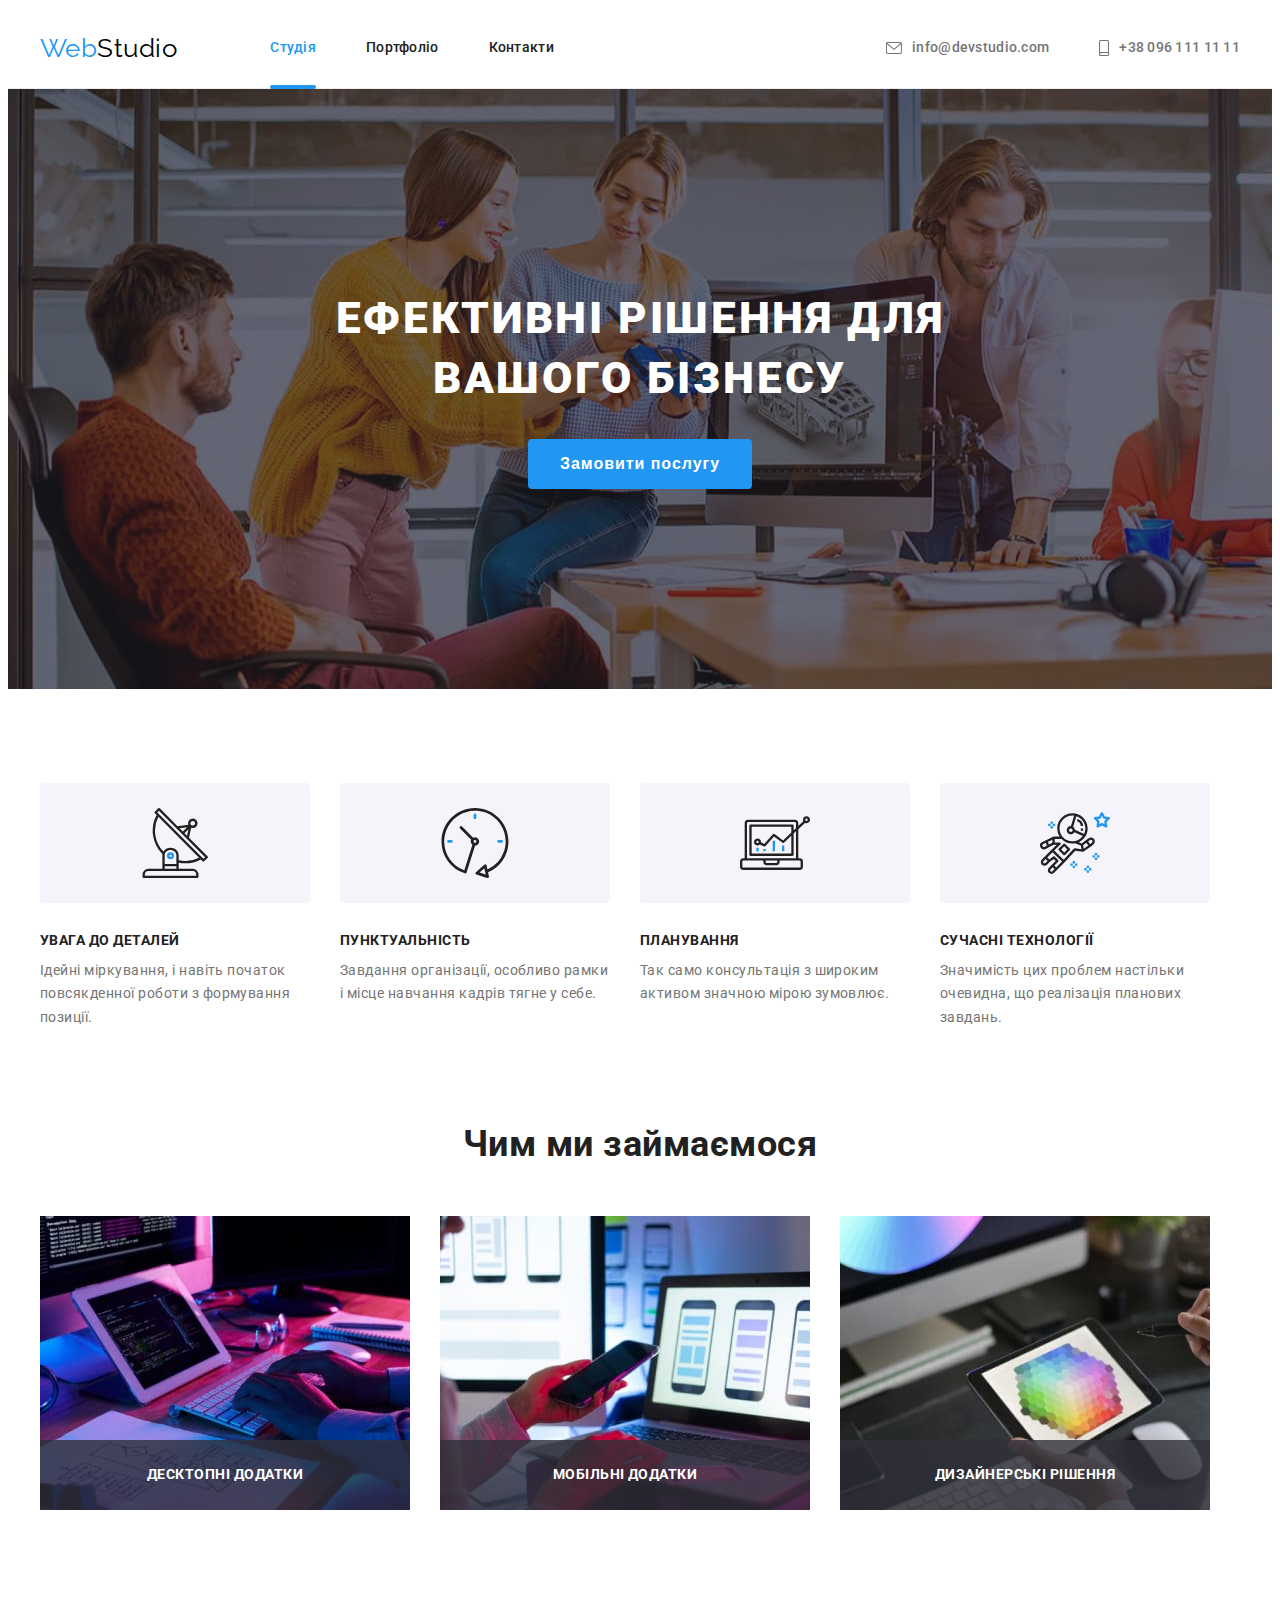
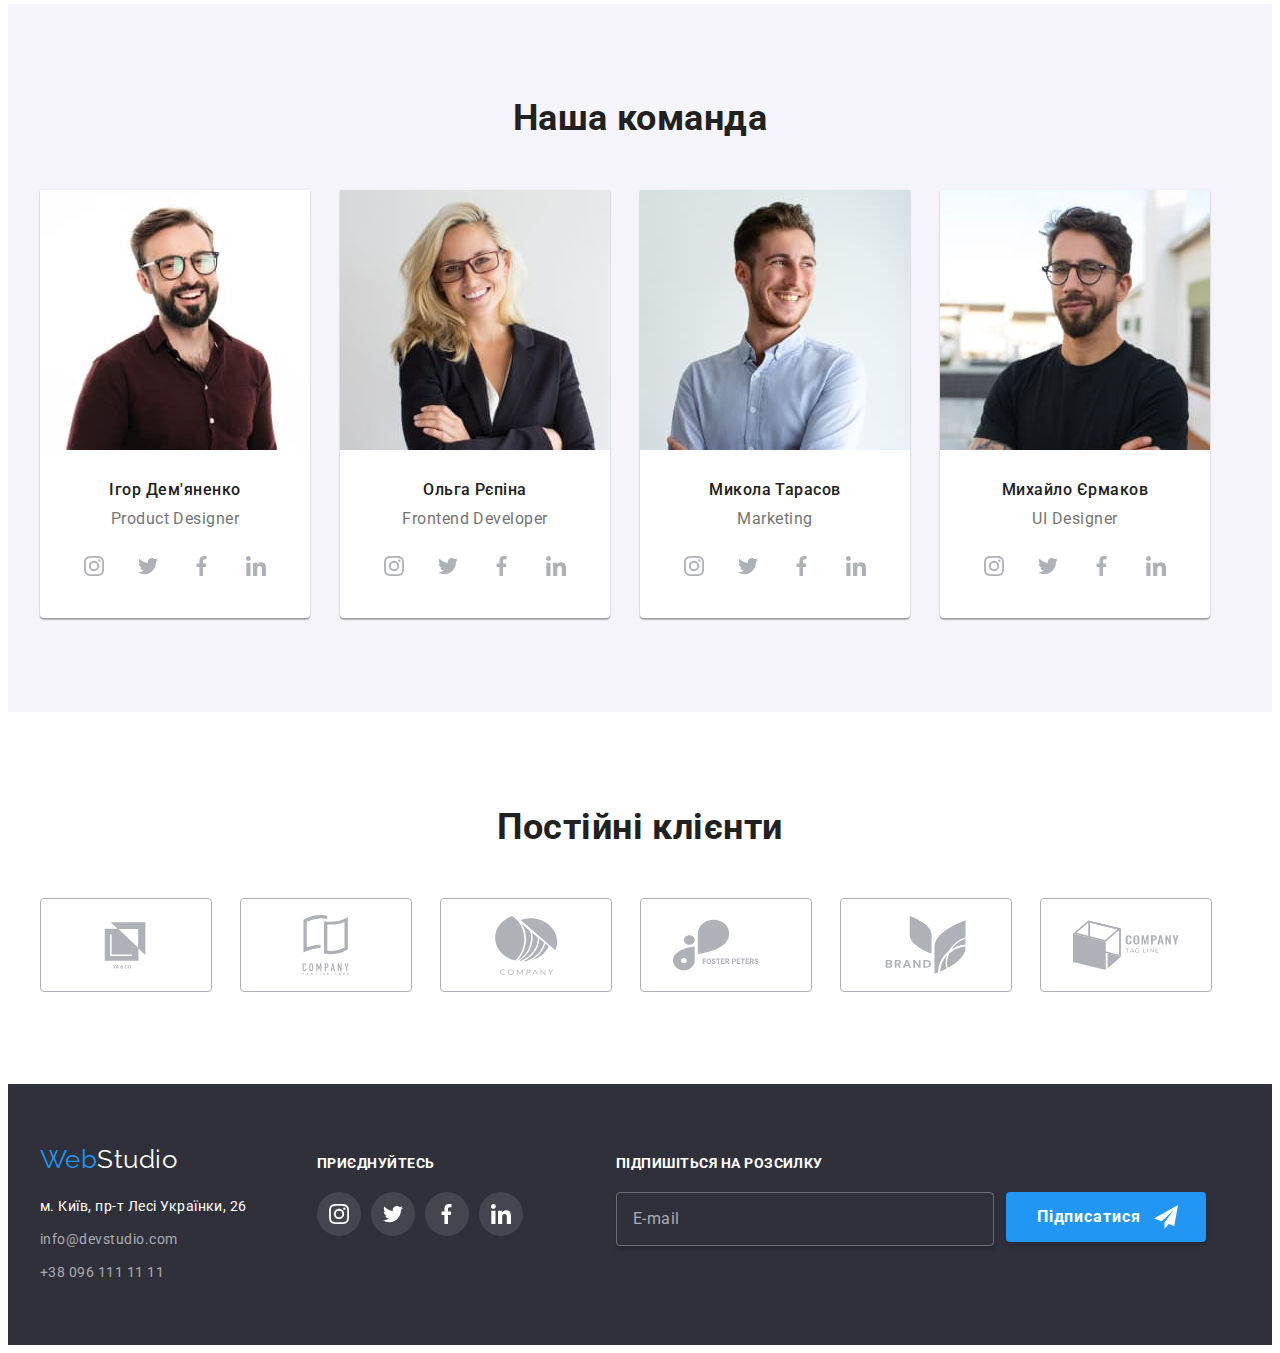
<file: index.html>
<!DOCTYPE html>
<html lang="uk">

<head>
    <meta charset="UTF-8">
    <meta http-equiv="X-UA-Compatible" content="IE=edge">
    <meta name="viewport" content="width=device-width, initial-scale=1.0">
    <title>Студія</title>
    <link
        href="https://fonts.googleapis.com/css2?family=Raleway:wght@700&family=Roboto:wght@400;500;700;900&display=swap"
        rel="stylesheet">
    <link rel="stylesheet" href="https://cdnjs.cloudflare.com/ajax/libs/modern-normalize/1.1.0/modern-normalize.min.css"
        integrity="sha512-wpPYUAdjBVSE4KJnH1VR1HeZfpl1ub8YT/NKx4PuQ5NmX2tKuGu6U/JRp5y+Y8XG2tV+wKQpNHVUX03MfMFn9Q=="
        crossorigin="anonymous" referrerpolicy="no-referrer" />
    <link rel="stylesheet" href="./css/styles.css">
</head>

<body class="page">
    <header class="page-header">
        <div class="container container-header">
            <a href="/" class="logo">
                Web<span class="logo-black">Studio</span>
            </a>

            <nav class="nav-header">
                <ul class="site-nav">
                    <li class="item item-studio"><a href="./index.html" class="link-current">Студія</a></li>
                    <li class="item"><a href="./portfolio.html">Портфоліо</a></li>
                    <li class="item"><a href="#">Контакти</a></li>
                </ul>
            </nav>
            <ul class="contacts-list">
                <li class="item">
                    <a class="link-mail-header" href="mailto:info@devstudio.com">
                        <svg class="header-mail" width="16px" height="12px">
                            <use href="./images/icons.svg#envelope"></use>
                        </svg>info@devstudio.com
                    </a>
                </li>
                <li class="item">
                    <a href="tel:+380961111111"><svg class="header-tel" width="10px" height="16px">
                            <use href="./images/icons.svg#smartphone"></use>
                        </svg>+38 096 111 11 11</a>
                </li>
            </ul>
        </div>
    </header>

    <main>

        <section class="hero section">
            <div class="container">
                <h1 class="hero-title">Ефективні рішення для<br> вашого бізнесу</h1>
                <button class="hero-button" type="button" data-modal-open>Замовити послугу</button>
            </div>
        </section>

        <section class="features section">
            <div class="container">
                <h2 hidden>Особливості</h2>
                <ul class="features-list">
                    <li class="feature-item">
                        <div class="feature-link">
                            <svg width="70px" height="70px">
                                <use href="./images/icons.svg#antenna"></use>
                            </svg>
                        </div>
                        <h3 class="title">УВАГА ДО ДЕТАЛЕЙ</h3>
                        <p class="text">
                            Ідейні міркування, і навіть початок повсякденної роботи з формування позиції.
                        </p>
                    </li>
                    <li class="feature-item">
                        <div class="feature-link">
                            <svg width="70px" height="70px">
                                <use href="./images/icons.svg#clock"></use>
                            </svg>
                        </div>
                        <h3 class="title">ПУНКТУАЛЬНІСТЬ</h3>
                        <p class="text">
                            Завдання організації, особливо рамки і місце навчання кадрів тягне у себе.
                        </p>
                    </li>
                    <li class="feature-item">
                        <div class="feature-link">
                            <svg width="70px" height="70px">
                                <use href="./images/icons.svg#diagram"></use>
                            </svg>
                        </div>
                        <h3 class="title">ПЛАНУВАННЯ</h3>
                        <p class="text">
                            Так само консультація з широким активом значною мірою зумовлює.
                        </p>
                    </li>
                    <li class="feature-item">
                        <div class="feature-link">
                            <svg width="70px" height="70px">
                                <use href="./images/icons.svg#astronaut"></use>
                            </svg>
                        </div>
                        <h3 class="title">СУЧАСНІ ТЕХНОЛОГІЇ</h3>
                        <p class="text">
                            Значимість цих проблем настільки очевидна, що реалізація планових завдань.
                        </p>
                    </li>
                </ul>
            </div>
        </section>

        <section class="section-works section">
            <div class="container">
                <h2 class="section-title">Чим ми займаємося</h2>
                <ul class="list-works">
                    <li class="item location-works-text">
                        <img class="img-works" src="./images/scheme.jpg" alt="схема" width="370">
                        <p class="works-text">десктопні додатки</p>
                    </li>
                    <li class="item location-works-text">
                        <img class="img-works" src="./images/smartphone.jpg" alt="смартфон" width="370">
                        <p class="works-text">мобільні додатки</p>
                    </li>
                    <li class="item location-works-text">
                        <img class="img-works" src="./images/colors.jpg" alt="кольори" width="370">
                        <p class="works-text">дизайнерські рішення</p>
                    </li>
                </ul>
            </div>
        </section>

        <section class="section-staff section">
            <div class="container">
                <h2 class="section-title">Наша команда</h2>
                <ul class="staff">
                    <li class="item">
                        <img class="img-team" src="./images/demyanenko.jpg" alt="Ігор Дем'яненко" width="270">
                        <div class="staff-demyanenko">
                            <h3 class="staff-title">Ігор Дем'яненко</h3>
                            <p lang="en" class="text">
                                Product Designer
                            </p>
                            <ul class="list-icon">
                                <li>
                                    <a class="link-icon" href="#">
                                        <svg class="staff-icon" width="20px" height="20px">
                                            <use href="./images/icons.svg#instagram"></use>
                                        </svg>
                                    </a>
                                </li>
                                <li>
                                    <a class="link-icon" href="#">
                                        <svg class="staff-icon" width="20px" height="20px">
                                            <use href="./images/icons.svg#twitter"></use>
                                        </svg>
                                    </a>
                                </li>
                                <li>
                                    <a class="link-icon" href="#">
                                        <svg class="staff-icon" width="20px" height="20px">
                                            <use href="./images/icons.svg#facebook"></use>
                                        </svg>
                                    </a>
                                </li>
                                <li>
                                    <a class="link-icon" href="#">
                                        <svg class="staff-icon" width="20px" height="20px">
                                            <use href="./images/icons.svg#linkedin"></use>
                                        </svg>
                                    </a>
                                </li>
                            </ul>
                        </div>
                    </li>
                    <li class="item">
                        <img class="img-team" src="./images/repina.jpg" alt="Ольга Рєпіна" width="270">
                        <div class="staff-repina">
                            <h3 class="staff-title">Ольга Рєпіна</h3>
                            <p lang="en" class="text">
                                Frontend Developer
                            </p>
                            <ul class="list-icon">
                                <li>
                                    <a class="link-icon" href="#">
                                        <svg class="staff-icon" width="20px" height="20px">
                                            <use href="./images/icons.svg#instagram"></use>
                                        </svg>
                                    </a>
                                </li>
                                <li>
                                    <a class="link-icon" href="#">
                                        <svg class="staff-icon" width="20px" height="20px">
                                            <use href="./images/icons.svg#twitter"></use>
                                        </svg>
                                    </a>
                                </li>
                                <li>
                                    <a class="link-icon" href="#">
                                        <svg class="staff-icon" width="20px" height="20px">
                                            <use href="./images/icons.svg#facebook"></use>
                                        </svg>
                                    </a>
                                </li>
                                <li>
                                    <a class="link-icon" href="#">
                                        <svg class="staff-icon" width="20px" height="20px">
                                            <use href="./images/icons.svg#linkedin"></use>
                                        </svg>
                                    </a>
                                </li>
                            </ul>
                        </div>
                    </li>
                    <li class="item">
                        <img class="img-team" src="./images/tarasov.jpg" alt="Микола Тарасов" width="270">
                        <div class="staff-tarasov">
                            <h3 class="staff-title">Микола Тарасов</h3>
                            <p lang="en" class="text">
                                Marketing
                            </p>
                            <ul class="list-icon">
                                <li>
                                    <a class="link-icon" href="#">
                                        <svg class="staff-icon" width="20px" height="20px">
                                            <use href="./images/icons.svg#instagram"></use>
                                        </svg>
                                    </a>
                                </li>
                                <li>
                                    <a class="link-icon" href="#">
                                        <svg class="staff-icon" width="20px" height="20px">
                                            <use href="./images/icons.svg#twitter"></use>
                                        </svg>
                                    </a>
                                </li>
                                <li>
                                    <a class="link-icon" href="#">
                                        <svg class="staff-icon" width="20px" height="20px">
                                            <use href="./images/icons.svg#facebook"></use>
                                        </svg>
                                    </a>
                                </li>
                                <li>
                                    <a class="link-icon" href="#">
                                        <svg class="staff-icon" width="20px" height="20px">
                                            <use href="./images/icons.svg#linkedin"></use>
                                        </svg>
                                    </a>
                                </li>
                            </ul>
                        </div>
                    </li>
                    <li class="item">
                        <img class="img-team" src="./images/ermakov.jpg" alt="Михайло Єрмаков" width="270">
                        <div class="staff-ermakov">
                            <h3 class="staff-title">Михайло Єрмаков</h3>
                            <p lang="en" class="text">
                                UI Designer
                            </p>
                            <ul class="list-icon">
                                <li>
                                    <a class="link-icon" href="#">
                                        <svg class="staff-icon" width="20px" height="20px">
                                            <use href="./images/icons.svg#instagram"></use>
                                        </svg>
                                    </a>
                                </li>
                                <li>
                                    <a class="link-icon" href="#">
                                        <svg class="staff-icon" width="20px" height="20px">
                                            <use href="./images/icons.svg#twitter"></use>
                                        </svg>
                                    </a>
                                </li>
                                <li>
                                    <a class="link-icon" href="#">
                                        <svg class="staff-icon" width="20px" height="20px">
                                            <use href="./images/icons.svg#facebook"></use>
                                        </svg>
                                    </a>
                                </li>
                                <li>
                                    <a class="link-icon" href="#">
                                        <svg class="staff-icon" width="20px" height="20px">
                                            <use href="./images/icons.svg#linkedin"></use>
                                        </svg>
                                    </a>
                                </li>
                            </ul>
                        </div>
                    </li>
                </ul>
            </div>
        </section>

        <section class="section-clients section">
            <div class="container">
                <h2 class="clients-title">Постійні клієнти</h2>
                <ul class="list-clients">
                    <li class="item-clients">
                        <a class="clients-link" href="#">
                            <svg class="clients-icon" width="106px" height="60px">
                                <use href="./images/icons.svg#yaco"></use>
                            </svg>
                        </a>
                    </li>
                    <li class="item-clients">
                        <a class="clients-link" href="#">
                            <svg class="clients-icon" width="106px" height="60px">
                                <use href="./images/icons.svg#tag-company"></use>
                            </svg>
                        </a>
                    </li>
                    <li class="item-clients">
                        <a class="clients-link" href="#">
                            <svg class="clients-icon" width="106px" height="60px">
                                <use href="./images/icons.svg#ellipse-company"></use>
                            </svg>
                        </a>
                    </li>
                    <li class="item-clients">
                        <a class="clients-link" href="#">
                            <svg class="clients-icon" width="106px" height="60px">
                                <use href="./images/icons.svg#foster"></use>
                            </svg>
                        </a>
                    </li>
                    <li class="item-clients">
                        <a class="clients-link" href="#">
                            <svg class="clients-icon" width="106px" height="60px">
                                <use href="./images/icons.svg#brand"></use>
                            </svg>
                        </a>
                    </li>
                    <li class="item-clients">
                        <a class="clients-link" href="#">
                            <svg class="clients-icon" width="106px" height="60px">
                                <use href="./images/icons.svg#tag-line"></use>
                            </svg>
                        </a>
                    </li>
                </ul>
            </div>
        </section>

    </main>

    <footer class="section-footer">
        <div class="container footer-container">
            <div class="footer-contacts">
                <a href="" class="logo logo-footer">
                    Web<span class="logo-white">Studio</span>
                </a>
                <address class="footer-address">

                    <ul class="list-contacts">
                        <li class="footer-map">
                            <a href="https://goo.gl/maps/t1buDER9LV2HcAk2A" target="_blank" rel="noopener noreferrer"
                                class="link-map">м. Київ,
                                пр-т Лесі Українки, 26</a>
                        </li>
                        <li class="footer-mail">
                            <a href="mailto:info@devstudio.com" class="link">info@devstudio.com</a>
                        </li>
                        <li class="footer-phone">
                            <a href="tel:+380961111111" class="link">+38 096 111 11 11</a>
                        </li>
                    </ul>

                </address>
            </div>
            <div class="footer-join">
                <p class="footer-title">приєднуйтесь</p>
                <ul class="footer-list-icon">
                    <li>
                        <a class="footer-link-icon" href="#">
                            <svg class="footer-icon" width="20px" height="20px">
                                <use href="./images/icons.svg#instagram"></use>
                            </svg>
                        </a>
                    </li>
                    <li>
                        <a class="footer-link-icon" href="#">
                            <svg class="footer-icon" width="20px" height="20px">
                                <use href="./images/icons.svg#twitter"></use>
                            </svg>
                        </a>
                    </li>
                    <li>
                        <a class="footer-link-icon" href="#">
                            <svg class="footer-icon" width="20px" height="20px">
                                <use href="./images/icons.svg#facebook"></use>
                            </svg>
                        </a>
                    </li>
                    <li>
                        <a class="footer-link-icon" href="#">
                            <svg class="footer-icon" width="20px" height="20px">
                                <use href="./images/icons.svg#linkedin"></use>
                            </svg>
                        </a>
                    </li>
                </ul>
            </div>
            <div>
                <p class="footer-text">підпишіться на розсилку</p>
                <form class="footer-mailing">
                    <div>
                        <input type="email" name="email" class="footer-in-mail" placeholder="E-mail" required title="some@some.some" id="user-email" >
                        <p class="error">Формат E-mail<br>повинен бути some@some.some</p>
                    </div>
                    <button class="footer-btn-mailing" type="submit">Підписатися
                        <svg class="icon-plane" width="24" height="24">
                            <use href="./images/icons.svg#send"></use>
                        </svg>
                    </button>
                </form>
            </div>
        </div>
    </footer>
    <div class="backdrop is-hidden" data-modal>
        <div class="modal-hero">
            <button class="button-modal" type="button" data-modal-close>
                <svg class="modal-close" width="30px" height="30px">
                    <use href="./images/icons.svg#close"></use>
                </svg>
            </button>
            <p class="backdrop-title">Залиште свої дані, ми вам передзвонимо</p>
            <form class="backdrop-inf">
                <label for="user-name" class="name-user">Ім'я</label>
                <div class="person-name">
                    <input minlength="2" type="text" name="name" class="backdrop-name" title="Напишіть не меньше двох літер" required id="user-name" >
                    <svg class="icon-person" width="18px" height="18px">
                        <use href="./images/icons.svg#person"></use>
                    </svg>
                </div>
                <label for="user-tel" class="tel-user">Телефон</label>
                <div class="person-tel">
                    <input minlength="10" type="tel" name="telephone" class="backdrop-tel" title="Напишіть телефон у форматі +380-(11)-111-11-11" required
                        id="user-tel">
                    <svg class="icon-tel" width="18px" height="18px">
                        <use href="./images/icons.svg#phone"></use>
                    </svg>
                </div>
                <label for="user-mail" class="mail-user">Пошта</label>
                <div class="person-mail">
                    <input type="email" name="mail" class="backdrop-mail"
                        title="some@some.some" required id="user-mail">
                    <svg class="icon-mail" width="18px" height="18px">
                        <use href="./images/icons.svg#email"></use>
                    </svg>
                </div>
                <label for="modal-text" class="text-user">Коментар</label>
                <textarea name="text-modal" id="modal-text" class="modal-comment" placeholder="Введіть текст"></textarea>
                <div class="check-agreement">
                    <input type="checkbox" name="deal" id="accepted" class="modal-check" required>
                    <label for="accepted" class="modal-agreement">
                        <span>
                            <svg class="" width="16" height="15">
                                <use href="./images/icons.svg#check"></use>
                            </svg>
                        </span>Погоджуюся з розсилкою та приймаю
                    </label>
                    <a href="#" class="agreement">Умови договору</a>
                </div>
                <div class="btn-modal">
                    <button class="modal-btn" type="submit">Відправити</button>
                </div>
            </form>
        </div>
    </div>
    <script src="./js/modal.js"></script>

</body>

</html>
</file>
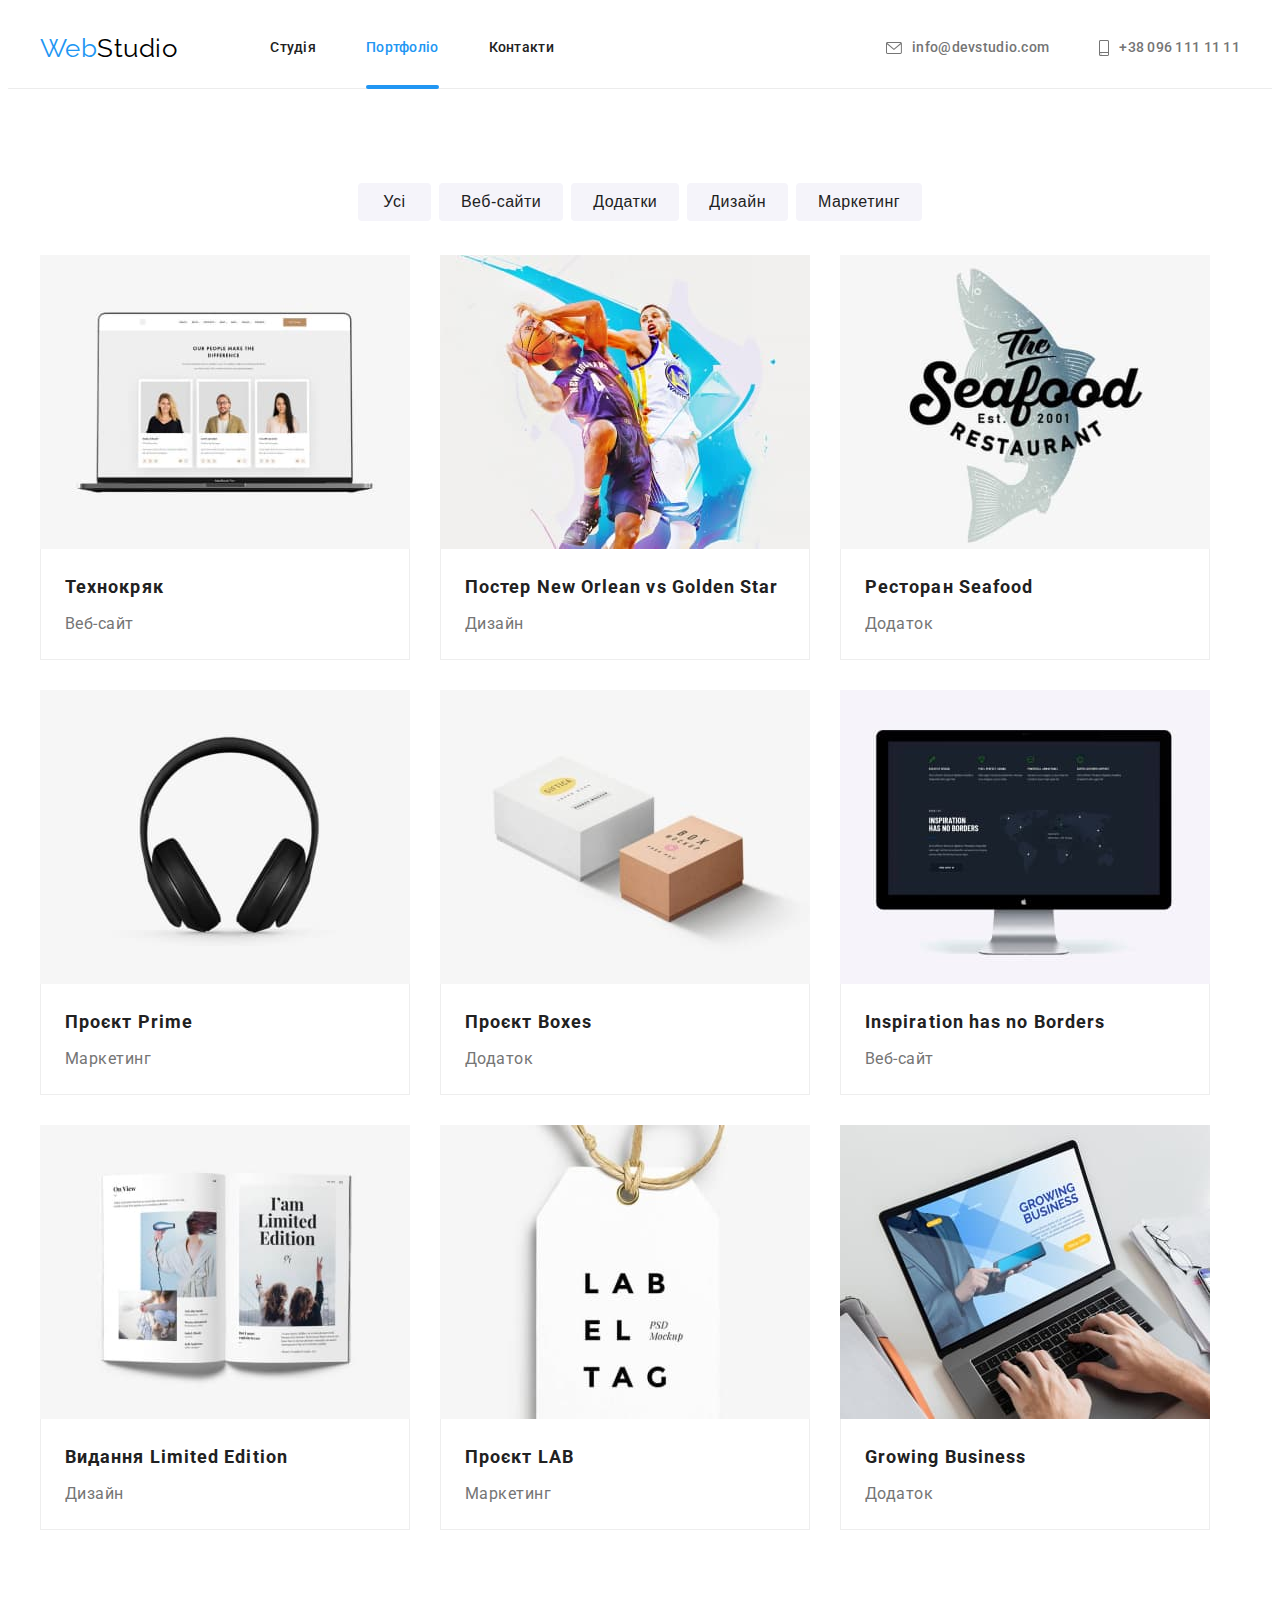
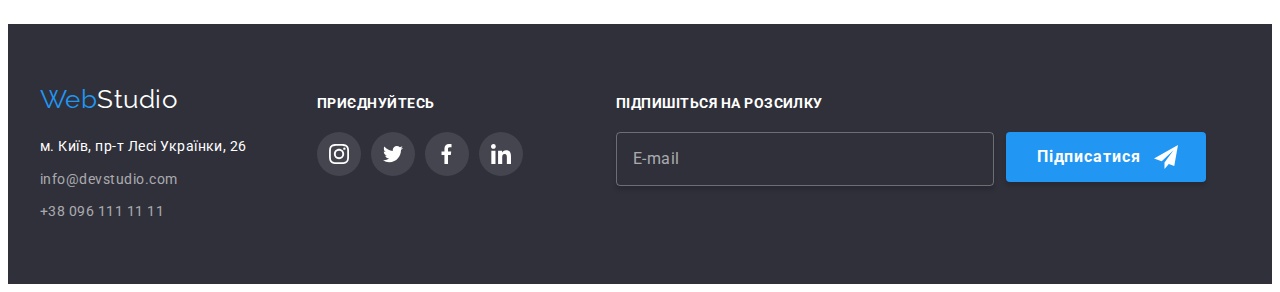
<file: portfolio.html>
<!DOCTYPE html>
<html lang="uk">

<head>
    <meta charset="UTF-8">
    <meta http-equiv="X-UA-Compatible" content="IE=edge">
    <meta name="viewport" content="width=device-width, initial-scale=1.0">
    <title>Портфоліо</title>
    <link
        href="https://fonts.googleapis.com/css2?family=Raleway:wght@700&family=Roboto:wght@400;500;700;900&display=swap"
        rel="stylesheet">
    <link rel="stylesheet" href="https://cdnjs.cloudflare.com/ajax/libs/modern-normalize/1.1.0/modern-normalize.min.css"
        integrity="sha512-wpPYUAdjBVSE4KJnH1VR1HeZfpl1ub8YT/NKx4PuQ5NmX2tKuGu6U/JRp5y+Y8XG2tV+wKQpNHVUX03MfMFn9Q=="
        crossorigin="anonymous" referrerpolicy="no-referrer" />
    <link rel="stylesheet" href="./css/styles.css">
</head>

<body class="page">
    <header class="page-header">
        <div class="container container-header">
            <a href="/" class="logo">
                Web<span class="logo-black">Studio</span>
            </a>

            <nav class="nav-header">

                <ul class="site-nav">
                    <li class="item"><a href="./index.html">Студія</a></li>
                    <li class="item item-portfolio"><a href="./portfolio.html" class="link-current">Портфоліо</a></li>
                    <li class="item"><a href="#">Контакти</a></li>
                </ul>
            </nav>
            <ul class="contacts-list">
                <li class="item">
                    <a class="link-mail-header" href="mailto:info@devstudio.com">
                        <svg class="header-mail" width="16px" height="12px">
                            <use href="./images/icons.svg#envelope"></use>
                        </svg>info@devstudio.com
                    </a>
                </li>
                <li class="item">
                    <a href="tel:+380961111111"><svg class="header-tel" width="10px" height="16px">
                            <use href="./images/icons.svg#smartphone"></use>
                        </svg>+38 096 111 11 11</a>
                </li>
            </ul>
        </div>
    </header>

    <main>

        <section class="filter section">
            <div class="container">
                <h1 hidden>Портфоліо</h1>
                <ul class="filter-list">
                    <li>
                        <button class="button button-all" type="button">Усі</button>
                    </li>
                    <li>
                        <button class="button" type="button">Веб-сайти</button>
                    </li>
                    <li>
                        <button class="button" type="button">Додатки</button>
                    </li>
                    <li>
                        <button class="button" type="button">Дизайн</button>
                    </li>
                    <li>
                        <button class="button" type="button">Маркетинг</button>
                    </li>
                </ul>

                <ul class="filter-images">
                    <li>
                        <a class="filter-link" href="">
                            <div class="img-card">
                                <img class="img-filter" src="./images/technokrak.jpg" alt="Технокряк" width="370">
                                <p class="filter-card-text">
                                    Ресурс пропонує комплексні
                                    пропозиції з різним рівнем
                                    функціоналу та сервісів. Все це
                                    дозволить відвідувачу отримати
                                    вичерпні відомості про компанію
                                    чи приватну особу.
                                </p>
                            </div>
                            <div class="technoqrack">
                                <h2 class="filter-title">Технокряк</h2>
                                <p class="filter-text">
                                    Веб-сайт
                                </p>
                            </div>
                        </a>
                    </li>
                    <li>
                        <a class="filter-link" href="">
                            <div class="img-card">
                                <img class="img-filter" src="./images/basketball.jpg" alt="Баскетбол" width="370">
                                <p class="filter-card-text">
                                    Ресурс пропонує комплексні
                                    пропозиції з різним рівнем
                                    функціоналу та сервісів. Все це
                                    дозволить відвідувачу отримати
                                    вичерпні відомості про компанію
                                    чи приватну особу.
                                </p>
                            </div>
                            <div class="star">
                                <h2 class="filter-title">Постер <span lang="en">New Orlean vs Golden Star</span> </h2>
                                <p class="filter-text">
                                    Дизайн
                                </p>
                            </div>
                        </a>
                    </li>
                    <li>
                        <a class="filter-link" href="">
                            <div class="img-card">
                                <img class="img-filter" src="./images/restaurant.jpg" alt="Ресторан" width="370">
                                <p class="filter-card-text">
                                    Ресурс пропонує комплексні
                                    пропозиції з різним рівнем
                                    функціоналу та сервісів. Все це
                                    дозволить відвідувачу отримати
                                    вичерпні відомості про компанію
                                    чи приватну особу.
                                </p>
                            </div>
                            <div class="seafood">
                                <h2 class="filter-title">Ресторан <span lang="en">Seafood</span> </h2>
                                <p class="filter-text">
                                    Додаток
                                </p>
                            </div>
                        </a>
                    </li>
                    <li>
                        <a class="filter-link" href="">
                            <div class="img-card">
                                <img class="img-filter" src="./images/headphones.jpg" alt="Навушники" width="370">
                                <p class="filter-card-text">
                                    Ресурс пропонує комплексні
                                    пропозиції з різним рівнем
                                    функціоналу та сервісів. Все це
                                    дозволить відвідувачу отримати
                                    вичерпні відомості про компанію
                                    чи приватну особу.
                                </p>
                            </div>
                            <div class="prime">
                                <h2 class="filter-title">Проєкт <span lang="en">Prime</span> </h2>
                                <p class="filter-text">
                                    Маркетинг
                                </p>
                            </div>
                        </a>
                    </li>
                    <li>
                        <a class="filter-link" href="">
                            <div class="img-card">
                                <img class="img-filter" src="./images/boxes.jpg" alt="Коробки" width="370">
                                <p class="filter-card-text">
                                    Ресурс пропонує комплексні
                                    пропозиції з різним рівнем
                                    функціоналу та сервісів. Все це
                                    дозволить відвідувачу отримати
                                    вичерпні відомості про компанію
                                    чи приватну особу.
                                </p>
                            </div>
                            <div class="boxes">
                                <h2 class="filter-title">Проєкт <span lang="en">Boxes</span> </h2>
                                <p class="filter-text">
                                    Додаток
                                </p>
                            </div>
                        </a>
                    </li>
                    <li>
                        <a class="filter-link" href="">
                            <div class="img-card">
                                <img class="img-filter" src="./images/monitor.jpg" alt="Монітор" width="370">
                                <p class="filter-card-text">
                                    Ресурс пропонує комплексні
                                    пропозиції з різним рівнем
                                    функціоналу та сервісів. Все це
                                    дозволить відвідувачу отримати
                                    вичерпні відомості про компанію
                                    чи приватну особу.
                                </p>
                            </div>
                            <div class="borders">
                                <h2 class="filter-title" lang="en">Inspiration has no Borders</h2>
                                <p class="filter-text">
                                    Веб-сайт
                                </p>
                            </div>
                        </a>
                    </li>
                    <li>
                        <a class="filter-link" href="">
                            <div class="img-card">
                                <img class="img-filter" src="./images/book.jpg" alt="Книга" width="370">
                                <p class="filter-card-text">
                                    Ресурс пропонує комплексні
                                    пропозиції з різним рівнем
                                    функціоналу та сервісів. Все це
                                    дозволить відвідувачу отримати
                                    вичерпні відомості про компанію
                                    чи приватну особу.
                                </p>
                            </div>
                            <div class="edition">
                                <h2 class="filter-title">Видання <span lang="en">Limited Edition</span> </h2>
                                <p class="filter-text">
                                    Дизайн
                                </p>
                            </div>
                        </a>
                    </li>
                    <li>
                        <a class="filter-link" href="">
                            <div class="img-card">
                                <img class="img-filter" src="./images/letters.jpg" alt="Літери" width="370">
                                <p class="filter-card-text">
                                    Ресурс пропонує комплексні
                                    пропозиції з різним рівнем
                                    функціоналу та сервісів. Все це
                                    дозволить відвідувачу отримати
                                    вичерпні відомості про компанію
                                    чи приватну особу.
                                </p>
                            </div>
                            <div class="lab">
                                <h2 class="filter-title">Проєкт <span lang="en">LAB</span> </h2>
                                <p class="filter-text">
                                    Маркетинг
                                </p>
                            </div>
                        </a>
                    </li>
                    <li>
                        <a class="filter-link" href="">
                            <div class="img-card">
                                <img class="img-filter" src="./images/notebook.jpg" alt="Ноутбук" width="370">
                                <p class="filter-card-text">
                                    Ресурс пропонує комплексні
                                    пропозиції з різним рівнем
                                    функціоналу та сервісів. Все це
                                    дозволить відвідувачу отримати
                                    вичерпні відомості про компанію
                                    чи приватну особу.
                                </p>
                            </div>
                            <div class="business">
                                <h2 class="filter-title" lang="en">Growing Business</h2>
                                <p class="filter-text">
                                    Додаток
                                </p>
                            </div>
                        </a>
                    </li>
                </ul>
            </div>
        </section>

    </main>

    <footer class="section-footer">
        <div class="container footer-container">
            <div class="footer-contacts">
                <a href="" class="logo logo-footer">
                    Web<span class="logo-white">Studio</span>
                </a>
                <address class="footer-address">
    
                    <ul class="list-contacts">
                        <li class="footer-map">
                            <a href="https://goo.gl/maps/t1buDER9LV2HcAk2A" target="_blank" rel="noopener noreferrer"
                                class="link-map">м. Київ,
                                пр-т Лесі Українки, 26</a>
                        </li>
                        <li class="footer-mail">
                            <a href="mailto:info@devstudio.com" class="link">info@devstudio.com</a>
                        </li>
                        <li class="footer-phone">
                            <a href="tel:+380961111111" class="link">+38 096 111 11 11</a>
                        </li>
                    </ul>
    
                </address>
            </div>
            <div class="footer-join">
                <p class="footer-title">приєднуйтесь</p>
                <ul class="footer-list-icon">
                    <li>
                        <a class="footer-link-icon" href="#">
                            <svg class="footer-icon" width="20px" height="20px">
                                <use href="./images/icons.svg#instagram"></use>
                            </svg>
                        </a>
                    </li>
                    <li>
                        <a class="footer-link-icon" href="#">
                            <svg class="footer-icon" width="20px" height="20px">
                                <use href="./images/icons.svg#twitter"></use>
                            </svg>
                        </a>
                    </li>
                    <li>
                        <a class="footer-link-icon" href="#">
                            <svg class="footer-icon" width="20px" height="20px">
                                <use href="./images/icons.svg#facebook"></use>
                            </svg>
                        </a>
                    </li>
                    <li>
                        <a class="footer-link-icon" href="#">
                            <svg class="footer-icon" width="20px" height="20px">
                                <use href="./images/icons.svg#linkedin"></use>
                            </svg>
                        </a>
                    </li>
                </ul>
            </div>
            <div>
                <p class="footer-text">підпишіться на розсилку</p>
                <form class="footer-mailing">
                    <div>
                        <input type="email" name="user-email" class="footer-in-mail" placeholder="E-mail" required
                            title="some@some.some">
                        <p class="error">Формат E-mail<br>повинен бути some@some.some</p>
                    </div>
                    <button class="footer-btn-mailing" type="submit">Підписатися
                        <svg class="icon-plane" width="24" height="24">
                            <use href="./images/icons.svg#send"></use>
                        </svg>
                    </button>
                </form>
            </div>
        </div>
    </footer>

</body>

</html>
</file>
<file: css/styles.css>
/* цвет основного текста #212121 */
/* вторичный цвет текста #757575 */
:root {
    --primary-text-color: #757575;
    --title-text-color: #212121;
    --accent-color: #2196F3;
    --button-bg-color: #F5F4FA;
    --button-accent-color: #FFFFFF;
    --hero-bg-color: #2F303A;
    --primary-white-color: #F5F5F5;
    --overlay-hero: rgba(47, 48, 58, 0.4);
    --icon-feature: #F5F4FA;
    --icon-staff: #AFB1B8;
    --icon-bg-hover: #2196F3;
    --icon-accent: #FFFFFF;
    --green: #0b951b;
    --mistake: #950b0d;
    --error: #eaed3b;
    --border-backdrop: rgba(33, 33, 33, 0.2);
    --accent-bg-color: #188CE8;
}

h1,
h2,
h3,
h4,
h5,
h6,
p {
    margin: 0;
}

.img-works,
.img-team,
.img-filter {
    display: block;
}

ul {
    margin: 0;
    padding: 0;
    list-style: none;
}

.section {
    padding-top: 94px;
    padding-bottom: 94px;
}

.page {
    color: var(--primary-text-color);

    font-family: Roboto, sans-serif;
    letter-spacing: 0.03em;
}

.container {
    width: 1200px;
    padding-left: 15px;
    padding-right: 15px;
    margin: 0 auto;
}

.logo {
    color: var(--accent-color);

    font-family: Raleway, sans-serif;

    font-size: 26px;
    line-height: 1.19;

    text-decoration: none;
}

.logo .logo-black {
    color: #000000;
}

.logo .logo-white {
    color: #FFFFFF;
}

/* Site nav */

.page-header {
    border-bottom: 1px solid #ECECEC;
}

.container-header {
    display: flex;
    align-items: center;
}

.nav-header {
    margin-left: 93px;
}

.site-nav {
    display: flex;
}

.site-nav .item:not(:last-child) {
    margin-right: 50px;
}

.site-nav a {
    display: block;
    padding-top: 32px;
    padding-bottom: 32px;
    color: var(--title-text-color);

    font-weight: 500;
    font-size: 14px;
    line-height: 1.14;
    letter-spacing: 0.02em;

    text-decoration: none;

    transition-property: color;
    transition-duration: 250ms;
    transition-timing-function: cubic-bezier(0.4, 0, 0.2, 1);
}

.site-nav a:hover,
.site-nav a:focus,
.site-nav a:active {
    color: var(--accent-color);
    outline: none;
}

.site-nav .link-current {
    color: var(--accent-color);
}

.item-studio {
    position: relative;
}

.item-portfolio {
    position: relative;
}

.link-current::after {
    position: absolute;
    bottom: -1px;
    content: "";

    display: block;

    height: 4px;
    width: 100%;
    border-radius: 2px;
    background: var(--accent-color);
}

.contacts-list {
    display: flex;
    margin-left: auto;
}

.contacts-list .item+.item {
    margin-left: 50px;
}

.contacts-list a {
    display: flex;
    align-items: center;
    padding-top: 32px;
    padding-bottom: 32px;
    color: var(--primary-text-color);

    font-weight: 500;
    font-size: 14px;
    line-height: 1.14;
    letter-spacing: 0.02em;

    text-decoration: none;

    transition-property: color;
    transition-duration: 250ms;
    transition-timing-function: cubic-bezier(0.4, 0, 0.2, 1);
}

.header-mail,
.header-tel {
    fill: var(--primary-text-color);
    margin-right: 10px;

    transition-property: fill;
    transition-duration: 250ms;
    transition-timing-function: cubic-bezier(0.4, 0, 0.2, 1);
}

.contacts-list a:hover,
.contacts-list a:focus,
.contacts-list a:active {
    color: var(--accent-color);
    outline: none;
}

.contacts-list a:hover .header-mail,
.contacts-list a:hover .header-tel {
    fill: currentColor;
}

.contacts-list a:focus .header-mail,
.contacts-list a:focus .header-tel {
    fill: currentColor;
}

/* Hero */

.hero {
    max-width: 1600px;
    margin-left: auto;
    margin-right: auto;
    background-image: linear-gradient(to right,
            var(--overlay-hero),
            var(--overlay-hero)),
        url(../images/discussion.jpg);
    background-color: var(--hero-bg-color);
    text-align: center;
    padding-top: 200px;
    padding-bottom: 200px;
}

.hero-title {
    margin-bottom: 30px;
    color: var(--button-accent-color);

    font-weight: 900;
    font-size: 44px;
    line-height: 1.36;

    text-align: center;
    letter-spacing: 0.06em;
    text-transform: uppercase;
}

.hero-button {
    border-radius: 4px;
    padding: 10px 32px;
    min-width: 216px;
    border: 0px;

    font-weight: 700;
    font-size: 16px;
    line-height: 1.87;

    letter-spacing: 0.06em;

    cursor: pointer;
}

/* Features */

.features-list {
    display: flex;
}

.feature-item {
    width: 270px;
}

.features-list .feature-item+.feature-item {
    margin-left: 30px;
}

.feature-link {
    display: flex;
    align-items: center;
    justify-content: center;
    padding: 25px 100px;
    margin-bottom: 30px;

    background: var(--icon-feature);
    border-radius: 4px;
}

.features-list .title {
    margin-bottom: 10px;
    color: var(--title-text-color);

    font-size: 14px;
    line-height: 1.14;
}

.features-list .text {

    font-weight: 400;
    font-size: 14px;
    line-height: 1.71;
}

/* works and Staff */

.section-works {
    padding-top: 0px;
}

.list-works {
    display: flex;
}

.list-works .item+.item {
    margin-left: 30px;
}

.list-works .item {
    display: block;
}

.location-works-text {
    position: relative;
}

.works-text {
    color: var(--icon-accent);
    padding: 27px 0px;

    font-family: Roboto;
    font-weight: 700;
    font-size: 14px;
    line-height: 1.14;
    text-transform: uppercase;
    background-color: rgba(47, 48, 58, 0.8);

    width: 370px;

    text-align: center;

    position: absolute;
    bottom: 0px;
}

.section-staff {
    background-color: var(--button-bg-color);
}

.section-title {
    margin-bottom: 50px;
    color: var(--title-text-color);

    font-size: 36px;
    line-height: 1.16;
    text-align: center;
}

.staff {
    display: flex;
    gap: 30px;
}

.staff .item {
    background: #FFFFFF;

    box-shadow: 0px 1px 3px rgba(0, 0, 0, 0.12), 0px 1px 1px rgba(0, 0, 0, 0.14), 0px 2px 1px rgba(0, 0, 0, 0.2);
    border-radius: 0px 0px 4px 4px;
    text-align: center;
}

.staff-demyanenko,
.staff-tarasov,
.staff-repina,
.staff-ermakov {
    padding: 30px 0px;
}

.staff .staff-title {
    margin-bottom: 10px;

    color: var(--title-text-color);

    font-weight: 500;
    font-size: 16px;
    line-height: 1.19;

}

.staff .text {
    font-weight: 400;
    font-size: 16px;
    line-height: 1.19;
    margin-bottom: 16px;
}

.list-icon {
    display: flex;
    gap: 10px;
    justify-content: center;
}

.staff-icon {
    fill: var(--icon-staff);

    transition-property: fill;
    transition-duration: 250ms;
    transition-timing-function: cubic-bezier(0.4, 0, 0.2, 1);
}

.link-icon {
    width: 44px;
    height: 44px;
    background-color: #FFFFFF;
    border-radius: 50%;
    display: flex;
    align-items: center;
    justify-content: center;

    transition-property: background-color;
    transition-duration: 250ms;
    transition-timing-function: cubic-bezier(0.4, 0, 0.2, 1);
}

.link-icon:hover,
.link-icon:focus {
    background-color: var(--icon-bg-hover);
    outline: none;
}

.link-icon:hover .staff-icon {
    fill: var(--icon-accent);
}

.link-icon:focus .staff-icon {
    fill: var(--icon-accent);
}

/* Clients */

.clients-title {
    color: var(--title-text-color);

    font-weight: 700;
    font-size: 36px;
    line-height: 1.17;
    text-align: center;
    margin-bottom: 50px;
}

.list-clients {
    display: flex;
    gap: 30px;
}

.item-clients {
    width: 170px;
    height: 92px;
}

.clients-link {
    display: flex;

    width: 100%;
    height: 100%;
    border: 1px solid var(--icon-staff);

    border-radius: 4px;

    align-items: center;
    justify-content: center;

    transition-property: border;
    transition-duration: 250ms;
    transition-timing-function: cubic-bezier(0.4, 0, 0.2, 1);

}

.clients-link:hover,
.clients-link:focus {
    border: 1px solid var(--accent-color);
    outline: none;
}

.clients-icon {
    fill: var(--icon-staff);

    transition-property: fill;
    transition-duration: 250ms;
    transition-timing-function: cubic-bezier(0.4, 0, 0.2, 1);
}

.clients-link:hover .clients-icon {
    fill: var(--accent-color);
}

.clients-link:focus .clients-icon {
    fill: var(--accent-color);
}

/* Button */

.button {
    display: inline-block;
    padding: 6px 22px;
    border-radius: 4px;
    border: 0px;
    color: var(--title-text-color);
    background-color: var(--button-bg-color);

    font-weight: 500;
    font-size: 16px;
    line-height: 1.62;

    letter-spacing: 0.03em;
    cursor: pointer;

    transition-property: color, background-color, box-shadow;
    transition-duration: 250ms;
    transition-timing-function: cubic-bezier(0.4, 0, 0.2, 1);
}

.button:hover,
.button:focus,
.button:active {
    color: var(--button-accent-color);
    background-color: var(--accent-color);
    box-shadow: 0px 2px 2px rgba(0, 0, 0, 0.12), 0px 1px 2px rgba(0, 0, 0, 0.08), 0px 3px 1px rgba(0, 0, 0, 0.1);
    outline: none;
}

.hero-button {
    display: inline-block;
    color: var(--button-accent-color);
    background-color: var(--accent-color);

    transition-property: box-shadow, background-color;
    transition-duration: 250ms;
    transition-timing-function: cubic-bezier(0.4, 0, 0.2, 1);

    outline: none;
}

.hero-button:hover,
.hero-button:focus {
    box-shadow: 0px 4px 4px rgba(0, 0, 0, 0.15);
    background-color: var(--accent-bg-color);
}

.button-all {
    padding: 6px 25px;
    min-width: 73px;
}



/* filter */

.filter a {
    text-decoration: none;
}

.filter-link {
    transition-property: box-shadow;
    transition-duration: 250ms;
    transition-timing-function: cubic-bezier(0.4, 0, 0.2, 1);
}

.filter-link:hover,
.filter-link:focus {
    display: block;
    box-shadow: 1px 4px 6px rgba(0, 0, 0, 0.16), 0px 4px 4px rgba(0, 0, 0, 0.06), 0px 1px 1px rgba(0, 0, 0, 0.12);
    outline: none;
}

.img-card {
    position: relative;
    overflow: hidden;
}

.filter-link:hover .filter-card-text,
.filter-link:focus .filter-card-text {
    transform: translateY(0);
}

.filter-card-text {
    position: absolute;
    top: 0;

    padding: 63px 24px;
    width: 370px;
    height: 100%;

    transform: translateY(100%);

    font-family: Roboto;
    font-weight: 400;
    font-size: 18px;
    line-height: 1.55;
    color: var(--button-accent-color);
    background-color: rgba(33, 150, 243, 0.9);

    transition-property: transform;
    transition-duration: 250ms;
    transition-timing-function: cubic-bezier(0.4, 0, 0.2, 1);
}

.filter-title {
    margin-bottom: 4px;
    color: var(--title-text-color);

    font-size: 18px;
    line-height: 2;

    letter-spacing: 0.06em;
}

.filter-text {
    color: var(--primary-text-color);

    font-weight: 400;
    font-size: 16px;
    line-height: 1.87;
    text-decoration: none;
}

.filter-list {
    display: flex;
    justify-content: center;
    gap: 8px;
    margin-bottom: 34px;
}

.filter-images {
    display: flex;
    flex-wrap: wrap;
    gap: 30px;
}

.technoqrack,
.star,
.seafood,
.prime,
.boxes,
.borders,
.edition,
.lab,
.business {
    padding: 20px 24px;
    border-right: 1px solid #EEEEEE;
    border-bottom: 1px solid #EEEEEE;
    border-left: 1px solid #EEEEEE;
}

/* Footer */

.section-footer {
    padding-top: 60px;
    padding-bottom: 60px;
    background-color: var(--hero-bg-color);
}

.footer-container {
    display: flex;
    align-items: baseline;
}

.footer-contacts {
    margin-right: 70px;
}

.logo-footer {
    display: block;
    margin-bottom: 20px;
}

.list-contacts a {
    text-decoration: none;
}

.footer-map,
.footer-mail {
    margin-bottom: 9px;
}

.list-contacts .link-map {
    color: var(--button-accent-color);

    transition-property: color;
    transition-duration: 250ms;
    transition-timing-function: cubic-bezier(0.4, 0, 0.2, 1);
}

.list-contacts .link {
    color: rgba(255, 255, 255, 0.6);

    transition-property: color;
    transition-duration: 250ms;
    transition-timing-function: cubic-bezier(0.4, 0, 0.2, 1);
}

.link-map:hover,
.link:hover,
.link-map:focus,
.link:focus {
    color: var(--accent-color);
}

.list-contacts .link-map,
.list-contacts .link {

    font-style: normal;
    font-weight: 400;
    font-size: 14px;
    line-height: 1.71;
}

.footer-join {
    margin-right: 93px;
}

.footer-title {
    color: var(--icon-accent);
    font-family: Roboto;
    font-weight: 700;
    font-size: 14px;
    line-height: 1.14;
    text-transform: uppercase;

    margin-bottom: 20px;
}

.footer-list-icon {
    display: flex;
    gap: 10px;
}

.footer-link-icon {
    width: 44px;
    height: 44px;
    background-color: rgba(255, 255, 255, 0.1);
    border-radius: 50%;
    display: flex;
    align-items: center;
    justify-content: center;

    transition-property: background-color;
    transition-duration: 250ms;
    transition-timing-function: cubic-bezier(0.4, 0, 0.2, 1);
}

.footer-icon {
    fill: var(--icon-accent);
}

.footer-link-icon:hover,
.footer-link-icon:focus {
    background-color: var(--icon-bg-hover);
    outline: none;
}

.footer-text {
    color: var(--icon-accent);
    font-family: Roboto;
    font-weight: 700;
    font-size: 14px;
    line-height: 1.14;
    text-transform: uppercase;

    margin-bottom: 20px;
}

.footer-mailing {
    display: flex;
}

.footer-in-mail {
    color: var(--green);

    width: 358px;
    height: 50px;
    border-radius: 4px;
    border: 1px solid rgba(255, 255, 255, 0.3);
    background-color: transparent;
    box-shadow: 0px 4px 4px rgba(0, 0, 0, 0.15);

    font-family: Roboto;
    font-weight: 400;
    font-size: 16px;
    line-height: 1.25;
    
    letter-spacing: 0.03em;

    outline: transparent;
    
    padding-left: 16px;
    margin-right: 12px;
    margin-bottom: 5px;

    transition-property: border-color;
    transition-duration: 250ms;
    transition-timing-function: cubic-bezier(0.4, 0, 0.2, 1);
}

.footer-in-mail::placeholder {
    color: rgba(255, 255, 255, 0.6);

    font-family: Roboto;
    font-weight: 400;
    font-size: 16px;
    line-height: 1.25;

    letter-spacing: 0.03em;
}

.footer-in-mail:not(:focus):not(:placeholder-shown):invalid {
    background-color: var(--mistake);
}

.footer-in-mail:focus,
.footer-in-mail:hover {
    border-color: var(--accent-color);
}

.error {
    color: var(--error);
    display: none;
}

.footer-in-mail:not(:focus):not(:placeholder-shown):invalid + .error {
    display: block;
}

.footer-btn-mailing {
    position: relative;
    
    width: 200px;
    height: 50px;
        
    padding: 10px 62px 10px 28px;
    border-radius: 4px;
    border: 0px;
    color: var(--button-accent-color);
    background-color: var(--accent-color);
    box-shadow: 0px 4px 4px rgba(0, 0, 0, 0.15);

    font-family: Roboto;
    font-weight: 700;
    font-size: 16px;
    line-height: 1.87;

    letter-spacing: 0.06em;

    cursor: pointer;

    transition-property: background-color;
    transition-duration: 250ms;
    transition-timing-function: cubic-bezier(0.4, 0, 0.2, 1);
}

.footer-btn-mailing:hover,
.footer-btn-mailing:focus {
    background-color: var(--accent-bg-color);
}

.icon-plane {
    position: absolute;
    fill: var(--button-accent-color);
    right: 28px;
    top: 50%;
    transform: translateY(-50%);
}

/* modal window */

.backdrop {
    position: fixed;
    top: 0;
    width: 100%;
    height: 100%;
    background-color: rgba(0, 0, 0, 0.2);
    transition: opacity 250ms linear, visibility 250ms linear;
}

.is-hidden {
    opacity: 0;
    visibility: hidden;
    pointer-events: none;
}

.modal-hero {
    position: absolute;

    padding: 40px;

    top: 50%;
    left: 50%;

    transform: translate(-50%, -50%) scale(1);
    transition: transform 250ms linear;

    width: 528px;
    min-height: 581px;
    border-radius: 4px;

    background-color: var(--button-accent-color);

    box-shadow: 0px 2px 1px rgba(0, 0, 0, 0.2), 0px 1px 1px rgba(0, 0, 0, 0.14), 0px 1px 3px rgba(0, 0, 0, 0.12);
}

.backdrop.is-hidden .modal-hero {
    transform: translate(-50%, -50%) scale(0);
}

.button-modal {
    position: absolute;

    top: 8px;
    right: 8px;

    outline: none;

    padding: 0px;
    border: 0px;

    background-color: transparent;

    cursor: pointer;
}

.modal-close {
    transition-property: fill;
    transition-duration: 250ms;
    transition-timing-function: cubic-bezier(0.4, 0, 0.2, 1);
}

.button-modal:hover .modal-close,
.button-modal:focus .modal-close {
    fill: var(--accent-color);
}

.backdrop-title {
    color: var(--title-text-color);

    font-family: Roboto;
    font-weight: 700;
    font-size: 20px;
    line-height: 1.15;
    
    letter-spacing: 0.03em;

    text-align: center;

    margin-bottom: 12px;
}

.name-user,
.tel-user,
.mail-user,
.text-user {
    display: block;

    font-family: Roboto;
    font-weight: 400;
    font-size: 12px;
    line-height: 1.16;
    
    letter-spacing: 0.01em;

    margin-bottom: 4px;
}

.person-name {
    position: relative;

    cursor: pointer;

    margin-bottom: 10px;
}

.icon-person {
    position: absolute;
    left: 12px;
    top: 50%;
    transform: translateY(-50%);
}

.backdrop-name,
.backdrop-tel,
.backdrop-mail {
    width: 100%;
    height: 40px;

    color: var(--green);
    
    font-family: Roboto;
    font-weight: 400;
    font-size: 16px;
    line-height: 1.25;

    padding-left: 42px;
    border: 1px solid var(--border-backdrop);
    border-radius: 4px;

    outline: transparent;

    background-color: transparent;

    cursor: pointer;

    transition-property: border-color;
    transition-duration: 250ms;
    transition-timing-function: cubic-bezier(0.4, 0, 0.2, 1);
}


.backdrop-name:hover,
.backdrop-name:focus,
.backdrop-tel:hover,
.backdrop-tel:focus,
.backdrop-mail:hover,
.backdrop-mail:focus,
.modal-comment:hover,
.modal-comment:focus {
    border-color: var(--accent-color);
}



.backdrop-name:not(:focus):invalid,
.backdrop-tel:not(:focus):invalid,
.backdrop-mail:not(:focus):invalid {
    color: var(--mistake);
    font-weight: 900
}

.icon-person,
.icon-tel,
.icon-mail {
    transition-property: fill;
    transition-duration: 250ms;
    transition-timing-function: cubic-bezier(0.4, 0, 0.2, 1);
}

.backdrop-name:hover + .icon-person,
.backdrop-name:focus + .icon-person,
.backdrop-tel:hover + .icon-tel,
.backdrop-tel:focus + .icon-tel,
.backdrop-mail:hover + .icon-mail,
.backdrop-mail:focus + .icon-mail {
    fill: var(--accent-color);
}

.person-tel {
    position: relative;

    cursor: pointer;

    margin-bottom: 10px;
}

.icon-tel {
    position: absolute;
    left: 12px;
    top: 50%;
    transform: translateY(-50%);
}

.person-mail {
    position: relative;

    cursor: pointer;

    margin-bottom: 10px;
}

.icon-mail {
    position: absolute;
    left: 12px;
    top: 50%;
    transform: translateY(-50%);
}

.modal-comment {
    width: 100%;
    height: 120px;

    border: 1px solid var(--border-backdrop);
    border-radius: 4px;

    padding: 12px 16px;

    outline: transparent;
    
    background-color: transparent;
    
    cursor: pointer;
    
    transition-property: border-color;
    transition-duration: 250ms;
    transition-timing-function: cubic-bezier(0.4, 0, 0.2, 1);

    resize: none;

    margin-bottom: 20px;
}

.modal-comment::placeholder {
    color: rgba(117, 117, 117, 0.5);

    font-family: Roboto;
    font-weight: 400;
    font-size: 12px;
    line-height: 1.16;
    
    letter-spacing: 0.01em;
}

.modal-check {
    display: none;
}

.modal-check:checked + .modal-agreement span {
    background-color: var(--accent-color);
    fill: var(--icon-accent);
    border: none;
}

.check-agreement {
    display: flex;
    padding-left: 10px;

    margin-bottom: 30px;
}

.modal-agreement {
    display: flex;
    color: var(--primary-text-color);
    
    font-family: Roboto;
    font-weight: 400;
    font-size: 14px;
    line-height: 1.71;
    
    letter-spacing: 0.03em;
    align-items: center;

    margin-right: 7px;
}

.modal-agreement span {
    width: 16px;
    height: 15px;
    border: 2px solid var(--title-text-color);
    border-radius: 2px;
    display: flex;
    align-items: center;
    justify-content: center;
    margin-right: 8.38px;
    fill: transparent;
}

.agreement {
    color: var(--accent-color);
    
    font-family: Roboto;
    font-weight: 400;
    font-size: 14px;
    line-height: 1.71;
    
    letter-spacing: 0.03em;
}

.btn-modal {
    display: flex;
    justify-content: center;
}

.modal-btn {
    color: var(--button-accent-color);
    width: 200px;
    height: 50px;

    outline: none;

    border: 0;

    border-radius: 4px;

    padding: 10px 52px;

    background-color: var(--accent-color);

    font-family: Roboto;
    font-weight: 700;
    font-size: 16px;
    line-height: 1.87;
    
    letter-spacing: 0.06em;

    cursor: pointer;

    transition-property: background-color;
    transition-duration: 250ms;
    transition-timing-function: cubic-bezier(0.4, 0, 0.2, 1);
}

.modal-btn:hover,
.modal-btn:focus {
background-color: var(--accent-bg-color);
}
</file>
